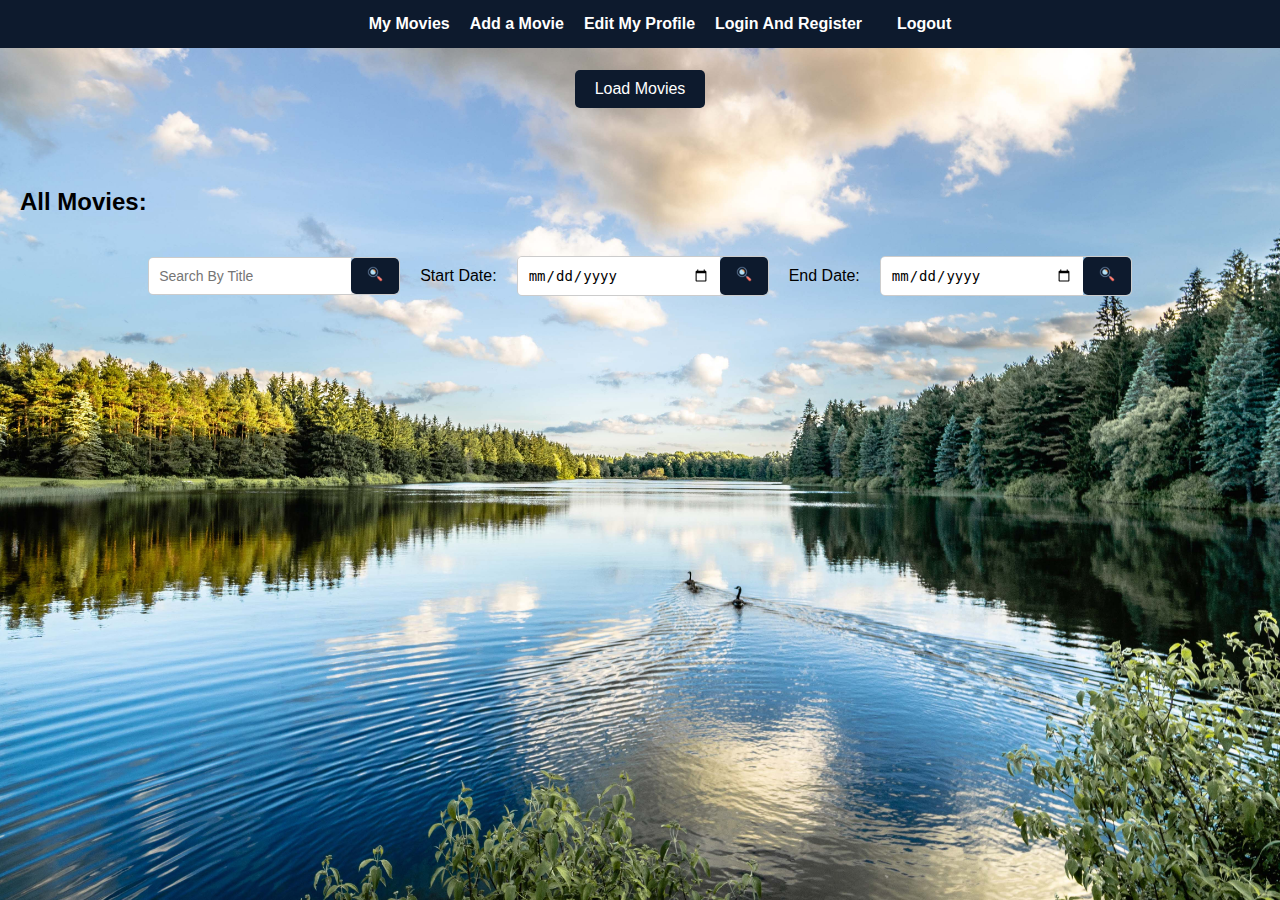
<file: HW4ClientSide/index.html>
﻿<!DOCTYPE html>
<html>
<head>
    <meta charset="utf-8" />
    <title>index</title>
    <link href="HomeCSS.css" rel="stylesheet" />

    <script src="https://code.jquery.com/jquery-3.7.1.min.js"
            integrity="sha256-/JqT3SQfawRcv/BIHPThkBvs0OEvtFFmqPF/lYI/Cxo="
            crossorigin="anonymous">
    </script>

    <script src="scripts/ajaxCalls.js"></script>
    <script src="moviesArray/movies-db.js"></script>
    <script src="scripts/auth.js"></script>
    <script src="scripts/FormatNumber.js"></script>
    <script src="scripts/showMessage.js"></script>

    <script>
        let currentMovieObj;
        let movieId = 1;
        const user = getLoggedInUser();
        $(document).ready(function () {
            $(".search-container").hide();

            if (isLoggedIn()) {
                $("#userGreeting").text(`Hi, ${user.name}`);
                $("#logoutBtn").show();
                $("#editProfileBTN").show();
            }
            else {
                $("#logoutBtn").hide();
                $("#editProfileBTN").hide();
            }

            $("#logoutBtn").click(function (e) {
                e.preventDefault();
                localStorage.removeItem("loggedInUser");
                showMessage("You have successfully logged out.");
                setTimeout(() => {
                    window.location.href = "LoginAndRegister.html";
                }, 2200);
            });

            $(".buttonDiv button").click(function () {
                $(this).prop("disabled", true);
                $(this).fadeOut(800, function () {
                    $(".buttonDiv").remove();
                });
                loadMovies();
            });

            $("#rentForm").on("submit", function (e) {
                e.preventDefault();

                const startRent = new Date($("#rentStart").val());
                const endRent = new Date($("#rentEnd").val());
                const todayRent = new Date();

                // Strip time from todayRent (set to 00:00:00)
                todayRent.setHours(0, 0, 0, 0);

                if (startRent < todayRent || endRent < todayRent) {
                    showMessage("Rent dates cannot be in the past.");
                    return;
                }

                if (startRent > endRent) {
                    showMessage("End rent's date has to be after start rent's date!");
                    return;
                }

                if (startRent.getTime() === endRent.getTime()) {
                    showMessage("Start rent's date and end rent's date have"
                    + " to be different from each other!");
                    return;
                }

                const port = 7218;
                const postUrl = `https://proj.ruppin.ac.il/cgroup18/test2/tar1/api/RentMovie`;

                const movieObj = {
                    UserId: user.id,
                    MovieId: currentMovieObj.id,
                    RentStart: startRent,
                    RentEnd: endRent
                };
                ajaxCall("POST", postUrl, JSON.stringify(movieObj), insertSCB, insertECB);
            });

            $("#rentStart, #rentEnd").on("change", calculateTotalRent);
            function calculateTotalRent() {
                const start = new Date($("#rentStart").val());
                const end = new Date($("#rentEnd").val());

                if (isNaN(start) || isNaN(end)) {
                    $("#totalRentPrice").text(""); // clear if dates are invalid
                    return;
                }

                // Calculate the difference in days
                const msInDay = 1000 * 60 * 60 * 24;
                const dayDiff = Math.ceil((end - start) / msInDay);

                // Only calculate if valid range
                if (dayDiff > 0) {
                    const pricePerDay = currentMovieObj.priceToRent;
                    const total = dayDiff * pricePerDay;
                    $("#totalRentPrice").text(`Total: $${total} for ${dayDiff} day(s)`);
                } else {
                    $("#totalRentPrice").text(""); // Invalid or 0-day range
                }
            }
        });

        function loadMovies() {
            $(".search-container").show();
            const port = 7218;
            const getUrl = `https://proj.ruppin.ac.il/cgroup18/test2/tar1/api/Movie`;
            ajaxCall("GET", getUrl, "", getSCB, getECB);
        }

        function AddToCart(movieObj) {
            if (!isLoggedIn()) {
                showMessage("You are not logged in. Referring to login page...");
                setTimeout(() => {
                    window.location.href = "LoginAndRegister.html";
                }, 2200);
                return;
            }
            $("#insertBtn").prop('disabled', false);
            currentMovieObj = movieObj; // Save it for later
            console.log(currentMovieObj);
            $("#rentDialog")[0].showModal();
        }

        function getSCB(res)
        {
            console.log(res);
            for (const movie of res) {
                // Create the movie card container
                const $movieCard = $("<div>").addClass("movie-card");
                $movieCard.attr("id", `${movie["id"]}`);
                $movieCard.attr("Title", movie.primaryTitle);
                
                // Movie image
                const $img = $("<img>").attr({
                    src: movie.primaryImage,
                    alt: movie.primaryTitle
                });

                // Add to Cart Button
                const $cartButton = $("<button>")
                    .addClass("add-to-cart")
                    .text("Rent the movie")
                    .on("click", () => AddToCart(movie));

                // Rating badge
                const $ratingDiv = $("<div>")
                    .addClass("rating-badge")
                    .text(`⭐ ${movie.averageRating}/10`);

                // Movie title
                const $title = $("<h3>")
                    .addClass("movie-title")
                    .text(movie.primaryTitle);

                // Metadata
                const $movieRated = $("<span>")
                    .addClass("movie-language")
                    .text(movie.language);

                const $meta = $("<div>")
                    .addClass("movie-meta")
                    .html(`${movie.year} | ${movie.runtimeMinutes} min | `)
                    .append($movieRated);

                // Description
                const $description = $("<p>")
                    .addClass("movie-description")
                    .text(movie.description);

                // Genres
                const $genresDiv = $("<div>").addClass("genres");
                const genresArray = movie.genres ? movie.genres.split(',').map(g => g.trim()) : [];

                genresArray.forEach(genre => {
                    $("<span>")
                        .addClass("genre-badge")
                        .text(genre)
                        .appendTo($genresDiv);
                });

                // Separator
                const $separator = $("<div>").addClass("separator");

                // Movie Stats
                const $movieStatsDiv = $("<div>").addClass("movie-stats");

                const createStatDiv = (label, value) => {
                    return $("<div>").append(
                        $("<span>")
                            .text(label)
                            .css({ color: "gray", display: "block" }),
                        $("<span>").text(formatNumber(value))
                    );
                };

                $movieStatsDiv.append(
                    createStatDiv("Budget", movie.budget),
                    createStatDiv("Box Office", movie.grossWorldwide),
                    createStatDiv("Votes", movie.numVotes)
                );

                // Movie Info Container
                const $movieInfo = $("<div>").addClass("movie-info").append(
                    $title,
                    $meta,
                    $description,
                    $genresDiv,
                    $separator,
                    $movieStatsDiv
                );

                // Final assembly
                $movieCard.append($img, $cartButton, $ratingDiv, $movieInfo);
                $("#moviesDiv").append($movieCard);
            }
        }

        function getECB(err)
        {
            console.log(err);
        }

        function insertSCB(res) {
            $("#insertBtn").prop('disabled', true); // Rejecting access to the button after he is clicked
            const $message = $('#cartMessage');
            $message.addClass('show');

            if (res.success === true) {
                $message.css('background-color', 'green')
                    .text(`${res.message}`);
            } else {
                $message.css('background-color', 'green')
                    .text("A problem occured. Please try again");
            }

            $message.fadeIn().delay(2000).fadeOut(function () {
                $message.removeClass('show').hide();
                $("#rentDialog")[0].close();
            });
        }

        function insertECB(err) {
            $("#insertBtn").prop('disabled', true); // Rejecting access to the button after he is clicked
            console.log(err);
            const $message = $('#cartMessage');
            $message.addClass('show');

            // Extract message from server response if available
            const responseJSON = err.responseJSON;
            const message = responseJSON?.message || 'Something went wrong. Please try again.';
            console.log(message);

            $message.css('background-color', 'red').text(message);

            $message.fadeIn().delay(2000).fadeOut(function () {
                $message.removeClass('show').hide();
                $("#rentDialog")[0].close();
            });
        }

        function ReadMovieByReleaseDate() {
            const startDate = $('#searchStartDate').val();
            const endDate = $('#searchEndDate').val();
            $('#searchStartDate').val('');
            $('#searchEndDate').val('');

            if (!startDate || !endDate) {
                showMessage("Please select both start and end dates.");
                return;
            }

            const port = 7218
            const GetByReleaseDateUrl = `https://proj.ruppin.ac.il/cgroup18/test2/tar1/api/Movie/GetByReleaseDate/from/${startDate}/until/${endDate}`;
            ajaxCall("GET", GetByReleaseDateUrl, "", movieByDateSCB, movieByDateECB);
        }

        function movieByDateSCB(res) {
            // Create a list of valid movie IDs from the response
            const validMovieIds = res.map(movie => `${movie.id}`);

            // Show only the matching movie cards
            $("#moviesDiv .movie-card").each(function () {
                const $movieCard = $(this);
                const cardId = $movieCard.attr("id");

                // Show if ID is in the response set, otherwise hide
                $movieCard.toggle(validMovieIds.includes(cardId));
            });
        }
        
        function movieByDateECB(err)
        {
            console.log(err);
            showMessage("There was a problem! Please try again!");
        }

        function ReadMovieByTitle()
        {
            const searchString = $('#searchTitle').val();
            $('#searchTitle').val('');
            if(!searchString)
            {
                showMessage("You have to type something!");     
                return;
            }

            const port = 7218
            const GetByReleaseDateUrl =
            `https://proj.ruppin.ac.il/cgroup18/test2/tar1/api/Movie/GetByTitle?title=${searchString}`;
            ajaxCall("GET", GetByReleaseDateUrl, "", movieByTitleSCB, movieByTitleECB);
        }

        function movieByTitleSCB(res)
        {
            const validTitles = res.map(movie => movie.primaryTitle);
            $("#moviesDiv .movie-card").each(function () {
                const $movieCard = $(this);
                const tempTitle = $movieCard.attr("Title");

                // Show if ID is in the response set, otherwise hide
                $movieCard.toggle(validTitles.includes(tempTitle));
            });
        }

        function movieByTitleECB(err)
        {
            console.log(err);
        }
    </script>
</head>



<body>
    <header>
        <nav>
            <a href="MyMovies.html">My Movies</a>
            <a href="MovieData.html">Add a Movie</a>
            <a href="EditProfile.html" id="editProfileBTN">Edit My Profile</a>
            <a href="LoginAndRegister.html">Login And Register</a>
            <div class="nav-user-controls">
                <span id="userGreeting" class="greeting"></span>
                <a href="#" id="logoutBtn" class="logout-link">Logout</a>
            </div>
        </nav>
    </header>

    <div class="buttonDiv">
        <button>Load Movies</button>
    </div>

    <h2>
        <span>All Movies:</span>
    </h2>

    <div class="search-container">
        <div class="search-bar">
            <input type="text" id="searchTitle" placeholder="Search By Title">
            <button onclick="ReadMovieByTitle()">
                <img src="images/searchIcon.png" />
            </button>
        </div>
        <label>Start Date: </label>
        <div class="search-bar">
            <input type="date" id="searchStartDate">
            <button onclick="ReadMovieByReleaseDate()">
                <img src="images/searchIcon.png" />
            </button>
        </div>
        <label>End Date: </label>
        <div class="search-bar">
            <input type="date" id="searchEndDate">
            <button onclick="ReadMovieByReleaseDate()">
                <img src="images/searchIcon.png" />
            </button>
        </div>
    </div>

    <div id="moviesDiv">
        <!-- Rendered movies go here -->
    </div>

    <div id="cartMessage" class="cart-message">
        <!-- Proper message will be displayed if movie was added to cart or not -->
    </div>

    <dialog id="messageDialog">
        <p id="messageText"></p>
    </dialog>

    <dialog id="rentDialog">
        <form id="rentForm">
            <button type="button" class="close-dialog"
            onclick="$(`#rentDialog`)[0].close()"><span>×</span></button>
            <h3>Select Rent Dates</h3>
            <label for="rentStart">Rent Start:</label><br>
            <input type="date" id="rentStart" name="rentStart" required>
            <label for="rentEnd">Rent End:</label><br>       
            <input type="date" id="rentEnd" name="rentEnd" required>
            <p id="totalRentPrice"></p>
            <button id="insertBtn" type="submit">Rent the movie</button>
        </form>
    </dialog>

</body>
</html>
</file>
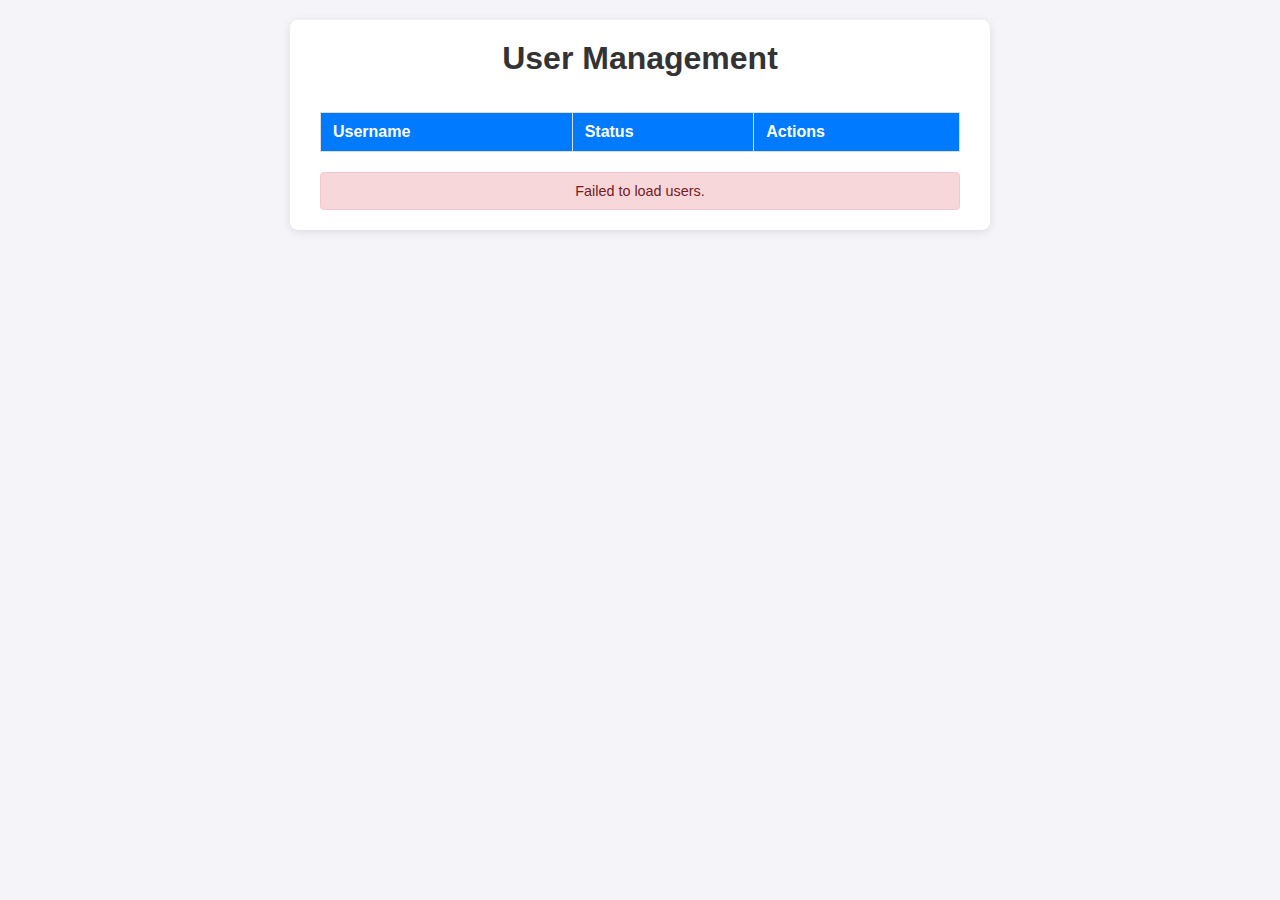
<file: HW4ClientSide/AdminPage.html>
<!DOCTYPE html>
<html lang="en">
<head>
    <meta charset="UTF-8">
    <title>Admin User Management</title>
    <link rel="stylesheet" href="AdminPageCSS.css">
    <script src="https://code.jquery.com/jquery-3.7.1.min.js"></script>
    <script src="scripts/ajaxCalls.js"></script>
    <script src="scripts/auth.js"></script>
    <script src="scripts/showMessage.js"></script>
</head>
<body>
    <div class="container">
        <h1>User Management</h1>
        <div class="table-container">
            <table id="userTable">
                <thead>
                    <tr>
                        <th>Username</th>
                        <th>Status</th>
                        <th>Actions</th>
                    </tr>
                </thead>
                <tbody id="userTableBody">
                    <!-- Users will be loaded dynamically -->
                </tbody>
            </table>
        </div>
        <div id="messageArea" class="message-area"></div>
    </div>

    <script>
        const port = 7218;

        document.addEventListener('DOMContentLoaded', () => {
            const userTableBody = document.getElementById('userTableBody');
            const messageArea = document.getElementById('messageArea');
            const user = getLoggedInUser();
            
            loadUsers();

            function loadUsers() {
                ajaxCall("GET", `https://proj.ruppin.ac.il/cgroup18/test2/tar1/api/User`,
                "", renderUsers, error => {
                    showMessage("Failed to load users.", 'error');
                    console.error(error);
                });
            }

            function renderUsers(users) {
                userTableBody.innerHTML = '';

                users.forEach(user => {
                    const row = userTableBody.insertRow();
                    row.setAttribute('data-user-id', user.id);

                    const usernameCell = row.insertCell();
                    usernameCell.textContent = user.name;
                    usernameCell.classList.add('username-cell');

                    const statusCell = row.insertCell();
                    const isActive = user.active;
                    statusCell.textContent = isActive ? 'Active' : 'Inactive';
                    statusCell.classList.add(isActive ? 'status-active' : 'status-inactive');

                    const actionsCell = row.insertCell();
                    actionsCell.classList.add('actions-cell');

                    const activateBtn = document.createElement('button');
                    activateBtn.textContent = 'Activate';
                    activateBtn.classList.add('activate-btn');
                    activateBtn.disabled = isActive;
                    activateBtn.addEventListener('click', () => toggleUserStatus(user, true));

                    const deactivateBtn = document.createElement('button');
                    deactivateBtn.textContent = 'Deactivate';
                    deactivateBtn.classList.add('deactivate-btn');
                    deactivateBtn.disabled = !isActive;
                    deactivateBtn.addEventListener('click', () => toggleUserStatus(user, false));

                    actionsCell.appendChild(activateBtn);
                    actionsCell.appendChild(deactivateBtn);
                });
            }

            function toggleUserStatus(user, newStatus) {
                if (user.active === newStatus) return;

                const updatedUser = {
                    ...user,
                    active: newStatus
                };

                const url = `https://proj.ruppin.ac.il/cgroup18/test2/tar1/api/User/${user.id}`

                ajaxCall("PUT", url, JSON.stringify(updatedUser),
                    () => {
                        loadUsers(); // Refresh the user list
                        showMessage(`${user.name} has been ${newStatus ? 'activated' : 'deactivated'}.`, 'success');
                    },
                    err => {
                        showMessage("Failed to update user.", 'error');
                        console.error(err);
                    }
                );
            }

            function showMessage(msg, type) {
                messageArea.textContent = msg;
                messageArea.className = `message-area message-${type}`;
                setTimeout(() => {
                    messageArea.textContent = '';
                    messageArea.className = 'message-area';
                }, 3000);
            }
        });
    </script>
</body>
</html>
</file>
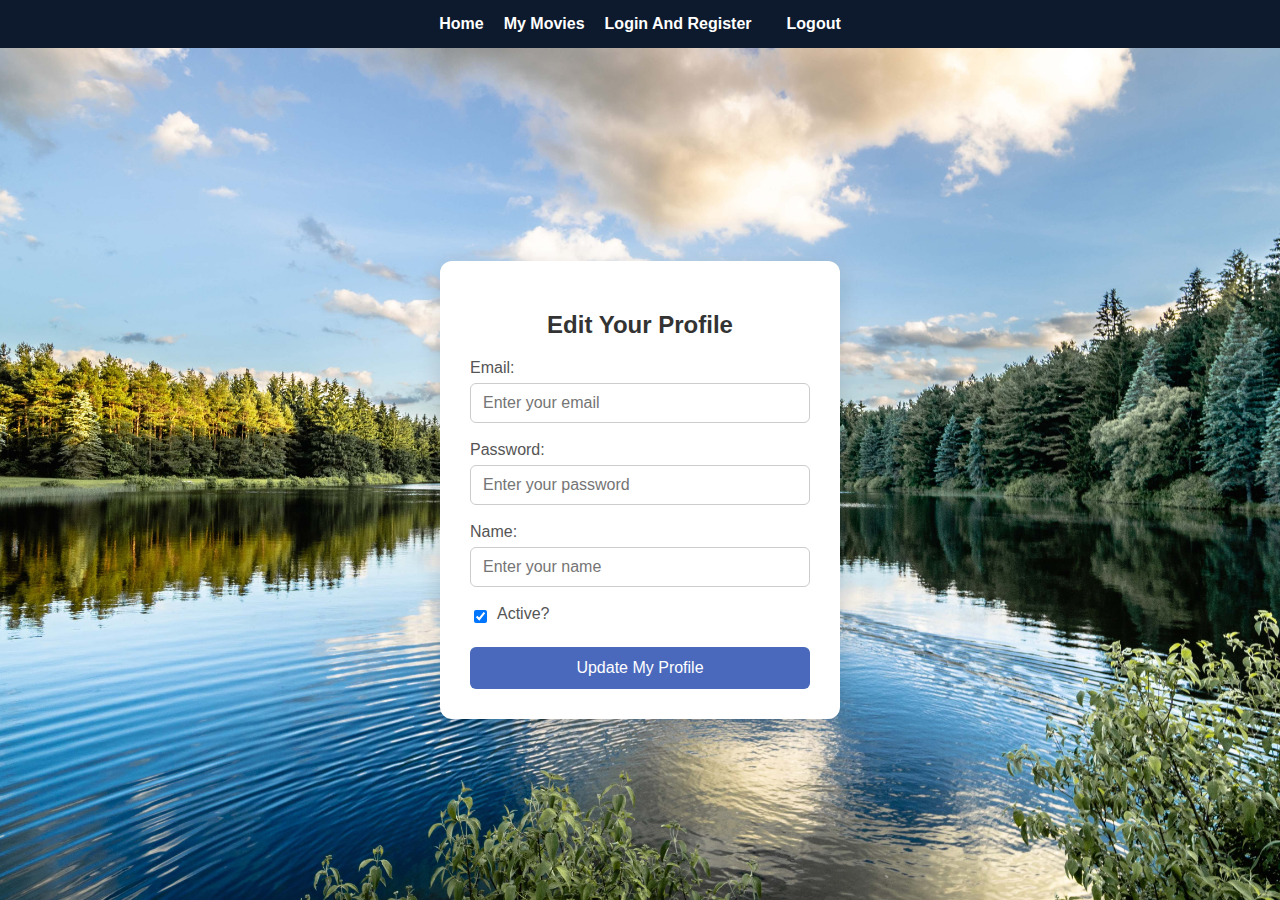
<file: HW4ClientSide/EditProfile.html>
<!DOCTYPE html>
<html>
<head>

    <meta charset="utf-8" />
    <title>Edit Profile</title>
    <link href="LoginAndRegisterCSS.css" rel="stylesheet" />

    <script src="https://code.jquery.com/jquery-3.7.1.min.js"
            integrity="sha256-/JqT3SQfawRcv/BIHPThkBvs0OEvtFFmqPF/lYI/Cxo="
            crossorigin="anonymous">
    </script>

    <script src="scripts/ajaxCalls.js"></script>
    <script src="scripts/auth.js"></script>
    <script src="scripts/showMessage.js"></script>
    <script src="moviesArray/movies-db.js"></script>

    <script>
        $(document).ready(function () {
            
            const user = getLoggedInUser();
            $("#userGreeting").text(`Hi, ${user.name}`);
            if (isLoggedIn()) {
                $("#userGreeting").text(`Hi, ${user.name}`);
                $("#editProfileBTN").show()
                $("#logoutBtn").show();             
                
            }
            else {
                $("#logoutBtn").hide();
                $("#editProfileBTN").hide()
            }

            $("#editProfileForm input[name='password']").on("input", function () {
                    const pattern = /(?=.*[A-Z])(?=.*\d).{8,}/;
                    if (!pattern.test(this.value)) {
                        this.setCustomValidity("Password must be 8+ characters with at least one number and one uppercase letter.");
                    }
                    else {
                        this.setCustomValidity("");
                    }
            });

            $("#editProfileForm input[name='email']").on("input", function () {
                const email = this.value.trim();
                const pattern = /^.{1,}@[\w.-]+\.[A-Za-z]{2,}$/;

                if (!pattern.test(email)) {
                    this.setCustomValidity("Email must start with at least 1 character, followed by '@', a domain, a dot ('.'), and at least 2 letters (e.g. .com, .net).");
                }
                else {
                    this.setCustomValidity("");
                }
            });

            $("#editProfileForm input[name='name']").on("input", function () {
                const pattern = /^[A-Za-z]{2,}$/;
                if (!pattern.test(this.value)) {
                    this.setCustomValidity("Name must be at least 2 letters and contain only letters.");
                }
                else {
                    this.setCustomValidity("");
                }
            });

            $("#editProfileForm").on("submit", function (e) {
                e.preventDefault();

                const email = $("#regEmail").val().trim();
                const password = $("#regPassword").val().trim();
                const name = $("#regName").val().trim();
                const active = $("#regActive").is(":checked");

                const port = 7218;
                const url = `https://proj.ruppin.ac.il/cgroup18/test2/tar1/api/User/${user.id}`;
                const userObj = {
                    Active: active,
                    Email: email,
                    Id: user.id,
                    Name: name,
                    Password: password                    
                }
                ajaxCall("PUT", url, JSON.stringify(userObj), UpdateSCB, UpdateECB);
            })

            function UpdateSCB(res)
            {
                console.log(res);
                showMessage("Updated the profile successfully");
            }

            function UpdateECB(err)
            {
                console.log(err);
                showMessage("Failed to update the profile");
            }
        });
    </script>

</head>
<body>

    <header>
        <nav>
            <a href="index.html">Home</a>
            <a href="MyMovies.html">My Movies</a>
            <a href="LoginAndRegister.html">Login And Register</a>
            <div class="nav-user-controls">
                <span id="userGreeting" class="greeting"></span>
                <a href="#" id="logoutBtn" class="logout-link">Logout</a>
            </div>
        </nav>
    </header>

    <div class="container">
        <h2>Edit Your Profile</h2>
        <form id="editProfileForm">
            <div class="form-group">
                <label for="regEmail">Email:</label>
                <input type="email" id="regEmail" name="email" placeholder="Enter your email" required />

            </div>
            <div class="form-group">
                <label for="regPassword">Password:</label>
                <input type="password" id="regPassword" name="password" placeholder="Enter your password" required />
            </div>
            <div class="form-group">
                <label for="regName">Name:</label>
                <input type="text" id="regName" name="name" placeholder="Enter your name" required />
            </div>
            <div class="checkbox-group">
                <input type="checkbox" id="regActive" name="active" checked />
                <label for="regActive">Active?</label>
            </div>
            <button type="submit" class="login-button">Update My Profile</button>
        </form>
    </div>

    <dialog id="messageDialog">
        <p id="messageText"></p>
    </dialog>

</body>
</html>
</file>
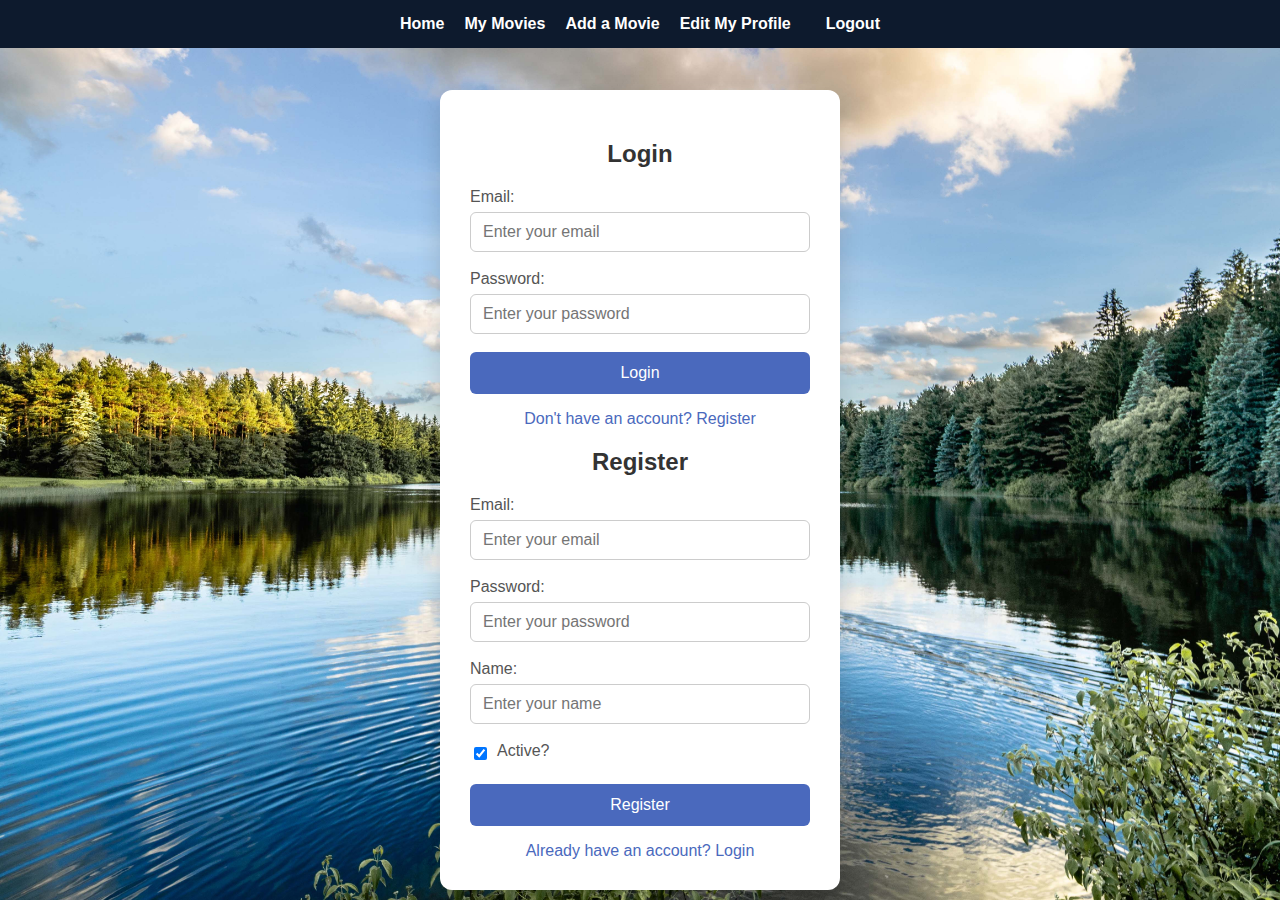
<file: HW4ClientSide/LoginAndRegister.html>
﻿<!DOCTYPE html>
<html>
<head>

    <meta charset="utf-8" />
    <title>Login And Register</title>
    <link href="LoginAndRegisterCSS.css" rel="stylesheet" />

    <script src="https://code.jquery.com/jquery-3.7.1.min.js"
            integrity="sha256-/JqT3SQfawRcv/BIHPThkBvs0OEvtFFmqPF/lYI/Cxo="
            crossorigin="anonymous">
    </script>

    <script src="scripts/ajaxCalls.js"></script>
    <script src="scripts/showMessage.js"></script>
    <script type="text/javascript" src="./scripts/auth.js"></script>
    <script>

        $(document).ready(function () {

            const user = getLoggedInUser();
            if (isLoggedIn()) {
                $("#userGreeting").text(`Hi, ${user.name}`);
                $("#logoutBtn").show();
                $("editProfileBTN").show();
                $("#userGreeting").show();

                $("#loginForm :input, #registerForm :input").prop("disabled", true);

                $("#logoutBtn").click(function (e) {
                    e.preventDefault();
                    localStorage.removeItem("loggedInUser");
                    showMessage("You have successfully logged out.");
                    setTimeout(() => {
                        window.location.href = "LoginAndRegister.html";
                    }, 2200);
                });
            }
            else {
                $("#logoutBtn").hide();
                $("#userGreeting").hide();
                $("#editProfileBTN").hide();
                $("#loginForm :input, #registerForm :input").prop("disabled", false);
            }

            // Showing login form by default
            $("#registerForm").hide();

            $("#showRegister").click(function () {
                $("#loginForm").hide();
                $("#registerForm").show();
            });

            $("#showLogin").click(function () {
                $("#registerForm").hide();
                $("#loginForm").show();
            });

            $("#registerForm input[name='email']").on("input", function () {
                const pattern = /^.{1,}@[\w.-]+\.[A-Za-z]{2,}$/;
                if (!pattern.test(this.value.trim())) {
                    this.setCustomValidity("Email must start with at least 1 character, followed by '@', a domain, a dot ('.'), and at least 2 letters (e.g. .com, .net).");
                }
                else {
                    this.setCustomValidity("");
                }
            });

            $("#registerForm input[name='password']").on("input", function () {
                const pattern = /(?=.*[A-Z])(?=.*\d).{8,}/;
                if (!pattern.test(this.value)) {
                    this.setCustomValidity("Password must be 8+ characters with at least one number and one uppercase letter.");
                }
                else {
                    this.setCustomValidity("");
                }
            });

            $("#registerForm input[name='name']").on("input", function () {
                const pattern = /^[A-Za-z]{2,}$/;
                if (!pattern.test(this.value)) {
                    this.setCustomValidity("Name must be at least 2 letters and contain only letters.");
                }
                else {
                    this.setCustomValidity("");
                }
            });

            $("#registerForm").on("submit", function (e) {
                e.preventDefault();

                const email = $("#regEmail").val().trim();
                const password = $("#regPassword").val().trim();
                const name = $("#regName").val().trim();
                const active = $("#regActive").is(":checked");

                const newUser = {
                    id: 0,
                    email: email,
                    password: password,
                    name: name,
                    active: active
                };

                const port = 7218;
                const url = `https://proj.ruppin.ac.il/cgroup18/test2/tar1/api/User/Register`;

                ajaxCall("POST", url, JSON.stringify(newUser), RegisterSCB, RegisterECB);
            });

            $("#loginForm input[name='email']").on("input", function () {
                const email = this.value.trim();
                const pattern = /^.{1,}@[\w.-]+\.[A-Za-z]{2,}$/;

                if (!pattern.test(email)) {
                    this.setCustomValidity("Email must start with at least 1 character, followed by '@', a domain, a dot ('.'), and at least 2 letters (e.g. .com, .net).");
                }
                else {
                    this.setCustomValidity("");
                }
            });

            $("#loginForm input[name='password']").on("input", function () {
                const pattern = /(?=.*[A-Z])(?=.*\d).{8,}/;
                if (!pattern.test(this.value)) {
                    this.setCustomValidity("Password must be 8+ characters with at least one number and one uppercase letter.");
                }
                else {
                    this.setCustomValidity("");
                }
            });

            $("#loginForm").on("submit", function (e) {
                e.preventDefault();

                const email = $("#email").val().trim();
                const password = $("#password").val().trim();

                const loginUser = {
                    email: email,
                    password: password,
                    id: 0, // Default
                    active: true, // Default
                    name: '' // Default
                };

                const port = 7218;
                const url = `https://proj.ruppin.ac.il/cgroup18/test2/tar1/api/User/Login`;

                ajaxCall("POST", url, JSON.stringify(loginUser), LoginSCB, LoginECB);
            });
        });

        function RegisterSCB(res) {
            console.log(res);

            if (!res) {
                showMessage("Registration failed! There is already a user existing with the email.");
                $("#registerForm")[0].reset();
                return;
            }

            showMessage(res["message"]);
            $("#registerForm")[0].reset();

            setTimeout(() => {
                window.location.href = "LoginAndRegister.html";
            }, 2200);
        }

        function RegisterECB(err) {
            console.log(err);
            showMessage("An error occured! Please try again!");
            $("#registerForm")[0].reset();
        }

        function LoginSCB(res) {
            console.log(res);
            if(!res.active) {
                showMessage("The user is not active! Cannot log in!");
                return;
            }
            localStorage.setItem("loggedInUser", JSON.stringify(res));
            showMessage(`Welcome back, ${res.name}! Redirecting to main page...`);

            setTimeout(() => {
                window.location.href = "index.html";
            }, 2200);
        }

        function LoginECB(err) {
            console.log(err);
            const errorMessage = err.responseText || "Unknown Error";
            showMessage(errorMessage);
        }

    </script>

</head>
<body>
    <header>
        <nav>
            <a href="index.html">Home</a>
            <a href="MyMovies.html">My Movies</a>
            <a href="MovieData.html">Add a Movie</a>
            <a href="EditProfile.html" id="editProfileBTN">Edit My Profile</a>
            <div class="nav-user-controls">
                <span id="userGreeting" class="greeting"></span>
                <a href="#" id="logoutBtn" class="logout-link">Logout</a>
            </div>
        </nav>
    </header>

    <div class="container">
        <!-- Login Form -->
        <form id="loginForm">
            <h2>Login</h2>
            <div class="form-group">
                <label for="email">Email:</label>
                <input type="email" id="email" name="email" placeholder="Enter your email" required />
            </div>
            <div class="form-group">
                <label for="password">Password:</label>
                <input type="password" id="password" name="password" placeholder="Enter your password" required />
            </div>
            <button type="submit" class="login-button">Login</button>
            <div class="toggle-link" id="showRegister">Don't have an account? Register</div>
        </form>

        <!-- Register Form -->
        <form id="registerForm">
            <h2>Register</h2>
            <div class="form-group">
                <label for="regEmail">Email:</label>
                <input type="email" id="regEmail" name="email" placeholder="Enter your email" required />
            </div>
            <div class="form-group">
                <label for="regPassword">Password:</label>
                <input type="password" id="regPassword" name="password" placeholder="Enter your password" required />
            </div>
            <div class="form-group">
                <label for="regName">Name:</label>
                <input type="text" id="regName" name="name" placeholder="Enter your name" required />
            </div>
            <div class="checkbox-group">
                <input type="checkbox" id="regActive" name="active" checked />
                <label for="regActive">Active?</label>
            </div>
            <button type="submit" class="login-button">Register</button>
            <div class="toggle-link" id="showLogin">Already have an account? Login</div>
        </form>
    </div>

    <!-- Used to display custom messages -->
    <dialog id="messageDialog">
        <p id="messageText"></p>
    </dialog>

</body>
</html>
</file>
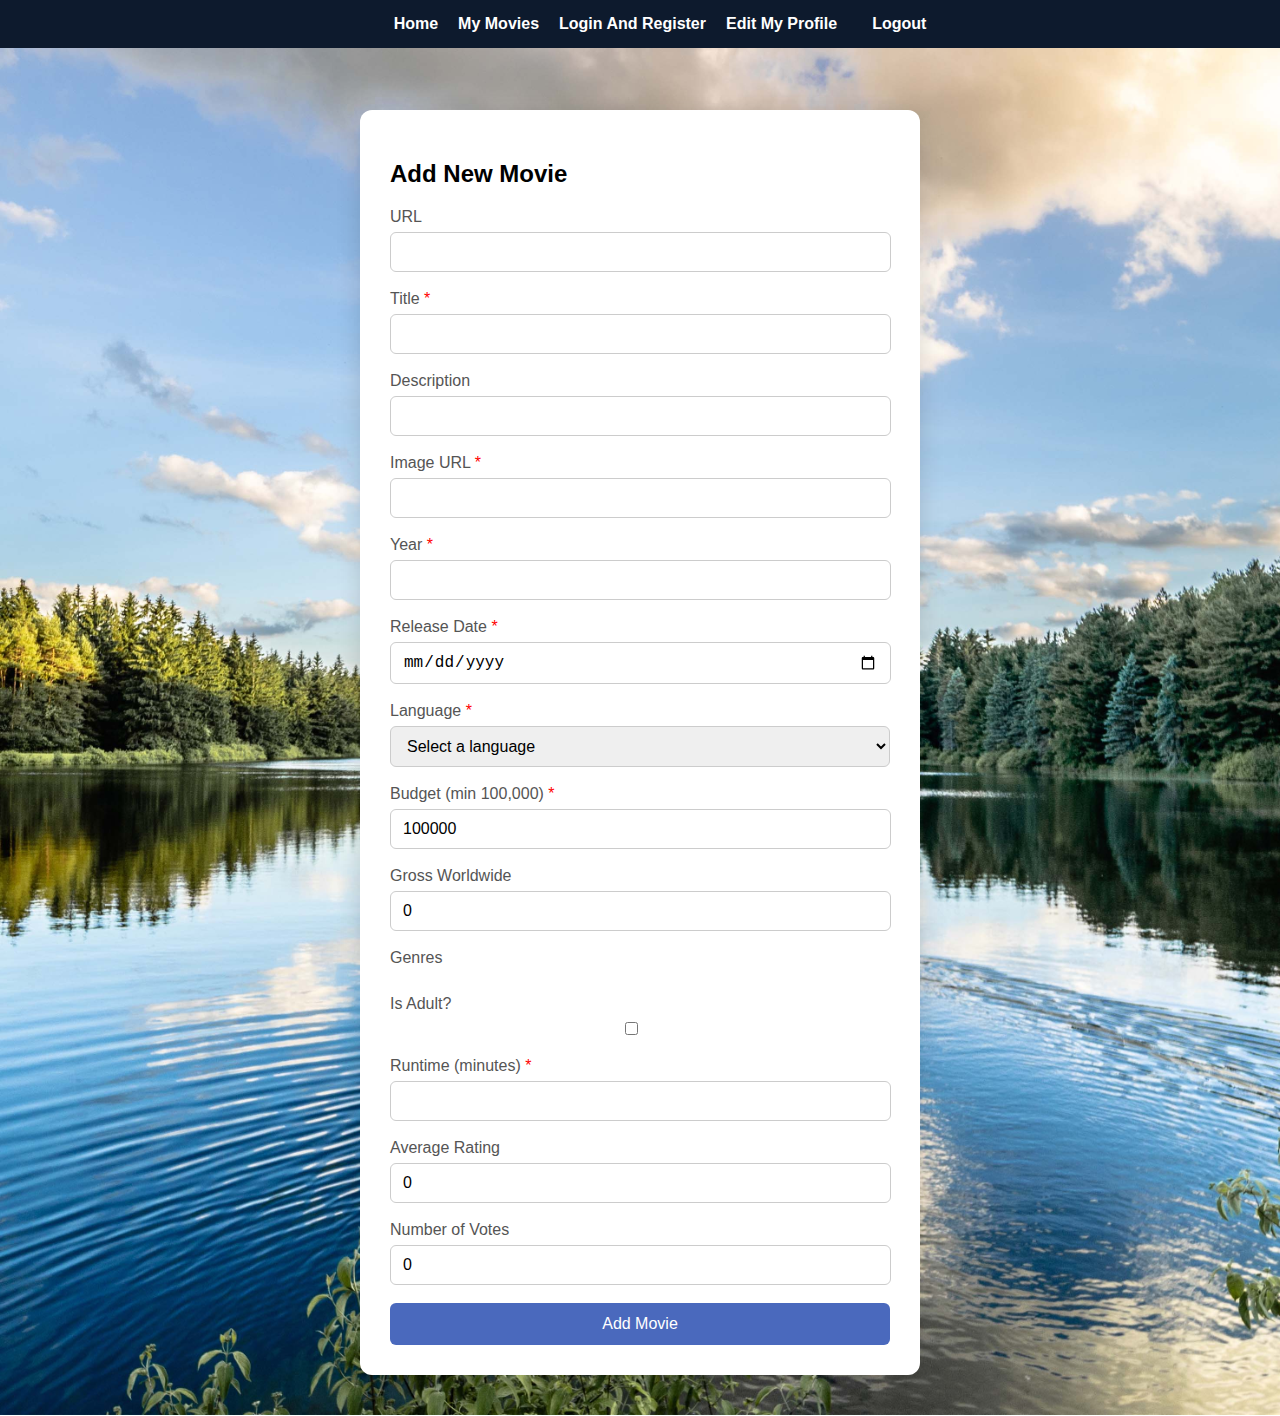
<file: HW4ClientSide/MovieData.html>
﻿<!DOCTYPE html>
<html>
<head>

    <meta charset="utf-8" />
    <title>Add a Movie</title>
    <link href="MovieDataCSS.css" rel="stylesheet" />

    <script src="https://code.jquery.com/jquery-3.7.1.min.js"
            integrity="sha256-/JqT3SQfawRcv/BIHPThkBvs0OEvtFFmqPF/lYI/Cxo="
            crossorigin="anonymous">
    </script>

    <script src="scripts/ajaxCalls.js"></script>
    <script src="scripts/auth.js"></script>
    <script src="scripts/showMessage.js"></script>
    <script src="moviesArray/movies-db.js"></script>

    <script>

        $(document).ready(function ()
        {
            showLoginDialogIfNeeded();

            const user = getLoggedInUser();
            if (isLoggedIn()) {
                $("#userGreeting").text(`Hi, ${user.name}`);
                $("#editProfileBTN").show()
                $("#logoutBtn").show();
                
            }
            else {
                $("#logoutBtn").hide();
                $("#editProfileBTN").hide()
            }

            $("#logoutBtn").click(function (e) {
                e.preventDefault();
                localStorage.removeItem("loggedInUser");
                showMessage("You have successfully logged out.");
                setTimeout(() => {
                    window.location.href = "LoginAndRegister.html";
                }, 2000);
            });

            const languages = new Set();
            const genresSet = new Set();

            movies.forEach(movie => {
                languages.add(movie.language);
                movie.genres.forEach(g => genresSet.add(g.trim()));
            });

            languages.forEach(lang => {
                if (lang && lang.toLowerCase() !== "null") {
                    $("#language").append(`<option value="${lang}">${lang}</option>`);
                }
            });

            genresSet.forEach(genre => {
                const genreChip = `<span class="genre-chip" data-genre="${genre}">${genre}</span>`;
                $("#genres-container").append(genreChip);
            });

            $("#genres-container").on("click", ".genre-chip", function () {
                $(this).toggleClass("selected"); 
            });

            const imdbPattern = /^https:\/\/www\.imdb\.com\/title\/[\w\d]+\/$/;
            const imagePattern = /\.(jpeg|jpg|gif|png|webp|bmp|svg)(\?.*)?$/i;

            inputValidation("#url", val => val === "" || imdbPattern.test(val), "Enter a valid IMDb URL (https://www.imdb.com/title/xxxxx/)");
            inputValidation("#primaryImage", val => imagePattern.test(val), "Enter a valid image URL ending in .jpg, .png, etc.");
            inputValidation("#year", val => /^\d{4}$/.test(val), "Year must be a 4-digit number.");

            $("#movieForm").submit(function (e) {
                e.preventDefault();

                const selectedGenres = [];
                $(".genre-chip.selected").each(function () {
                    selectedGenres.push($(this).data("genre"));
                });

                const url = $("#url").val().trim();
                const title = $("#primaryTitle").val().trim();
                const description = $("#description").val().trim();
                const primaryImage = $("#primaryImage").val().trim();
                const year = $("#year").val().trim();
                const releaseDate = $("#releaseDate").val();
                const language = $("#language").val();
                const budget = $("#budget").val().trim();
                const grossWorldwide = $("#grossWorldwide").val().trim();
                const isAdult = $("#isAdult").is(":checked");
                const runtimeMinutes = $("#runtimeMinutes").val().trim();
                const averageRating = $("#averageRating").val().trim();
                const numVotes = $("#numVotes").val().trim();

                const newMovie = {
                    url,
                    primaryTitle: title,
                    description,
                    primaryImage,
                    year: parseInt(year),
                    releaseDate,
                    language,
                    budget: parseFloat(budget),
                    grossWorldwide: parseFloat(grossWorldwide) || 0,
                    genres: selectedGenres.join(", "),
                    isAdult,
                    runtimeMinutes: parseInt(runtimeMinutes),
                    averageRating: parseFloat(averageRating) || 0,
                    numVotes: parseInt(numVotes) || 0
                };

                const port = 7218;
                const MovieApiURL = `https://proj.ruppin.ac.il/cgroup18/test2/tar1/api/Movie`;
                ajaxCall("POST", MovieApiURL, JSON.stringify(newMovie), newMovieSCB, newMovieECB);
            });
        });

        function newMovieSCB(res) {
            console.log(res);
            if (!res) {
                showMessage("There is already a movie with the same title.");
                return;
            }
            showMessage("The new movie was added successfully.");
            $("#movieForm")[0].reset();
        }

        function newMovieECB(err) {
            console.log(err);
            showMessage("Failed to add the new movie.");
            $("#movieForm")[0].reset();
        }

        function inputValidation(selector, testFn, errorMessage) {
            $(selector).on("input blur", function () {
                const value = $(this).val().trim();
                const isValid = testFn(value);
                if (!isValid) {
                    this.setCustomValidity(errorMessage);
                    this.reportValidity();
                }
                else {
                    this.setCustomValidity("");
                }
            });
        }

    </script>

</head>
<body>

    <header>
        <nav>
            <a href="index.html">Home</a>
            <a href="MyMovies.html">My Movies</a>
            <a href="LoginAndRegister.html">Login And Register</a>
            <a href="EditProfile.html" id="editProfileBTN">Edit My Profile</a>
            <div class="nav-user-controls">
                <span id="userGreeting" class="greeting"></span>
                <a href="#" id="logoutBtn" class="logout-link">Logout</a>
            </div>
        </nav>
    </header>

    <div class="container">
        <h2>Add New Movie</h2>
        <form id="movieForm">

            <div class="form-group">
                <label for="url">URL</label>
                <input type="text" id="url" />
            </div>

            <div class="form-group">
                <label for="primaryTitle">Title <span class="required">*</span></label>
                <input type="text" id="primaryTitle" required />
            </div>

            <div class="form-group">
                <label for="description">Description</label>
                <input type="text" id="description" />
            </div>

            <div class="form-group">
                <label for="primaryImage">Image URL <span class="required">*</span></label>
                <input type="text" id="primaryImage" required />
            </div>

            <div class="form-group">
                <label for="year">Year <span class="required">*</span></label>
                <input type="number" id="year" required />
            </div>

            <div class="form-group">
                <label for="releaseDate">Release Date <span class="required">*</span></label>
                <input type="date" id="releaseDate" required />
            </div>

            <div class="form-group">
                <label for="language">Language <span class="required">*</span></label>
                <select id="language" required>
                    <option value="">Select a language</option>
                </select>
            </div>

            <div class="form-group">
                <label for="budget">Budget (min 100,000) <span class="required">*</span></label>
                <input type="number" id="budget" value="100000" min="100000" required />
            </div>

            <div class="form-group">
                <label for="grossWorldwide">Gross Worldwide</label>
                <input type="number" id="grossWorldwide" value="0" min="0"/>
            </div>

            <div class="form-group">
                <label for="genres-container">Genres</label>
                <div id="genres-container">
                    <!-- Genres will be added here as clickable chips -->
                </div>
            </div>

            <div class="form-group">
                <label for="isAdult">Is Adult?</label>
                <input type="checkbox" id="isAdult" />
            </div>

            <div class="form-group">
                <label for="runtimeMinutes">Runtime (minutes) <span class="required">*</span></label>
                <input type="number" id="runtimeMinutes" min="0" required />
            </div>

            <div class="form-group">
                <label for="averageRating">Average Rating</label>
                <input type="number" step="0.1" id="averageRating" value="0" min="0" max="10" />
            </div>

            <div class="form-group">
                <label for="numVotes">Number of Votes</label>
                <input type="number" id="numVotes" value="0" min="0" />
            </div>

            <button type="submit" class="login-button">Add Movie</button>

        </form>
    </div>

    <dialog id="messageDialog">
        <p id="messageText"></p>
    </dialog>

</body>
</html>
</file>
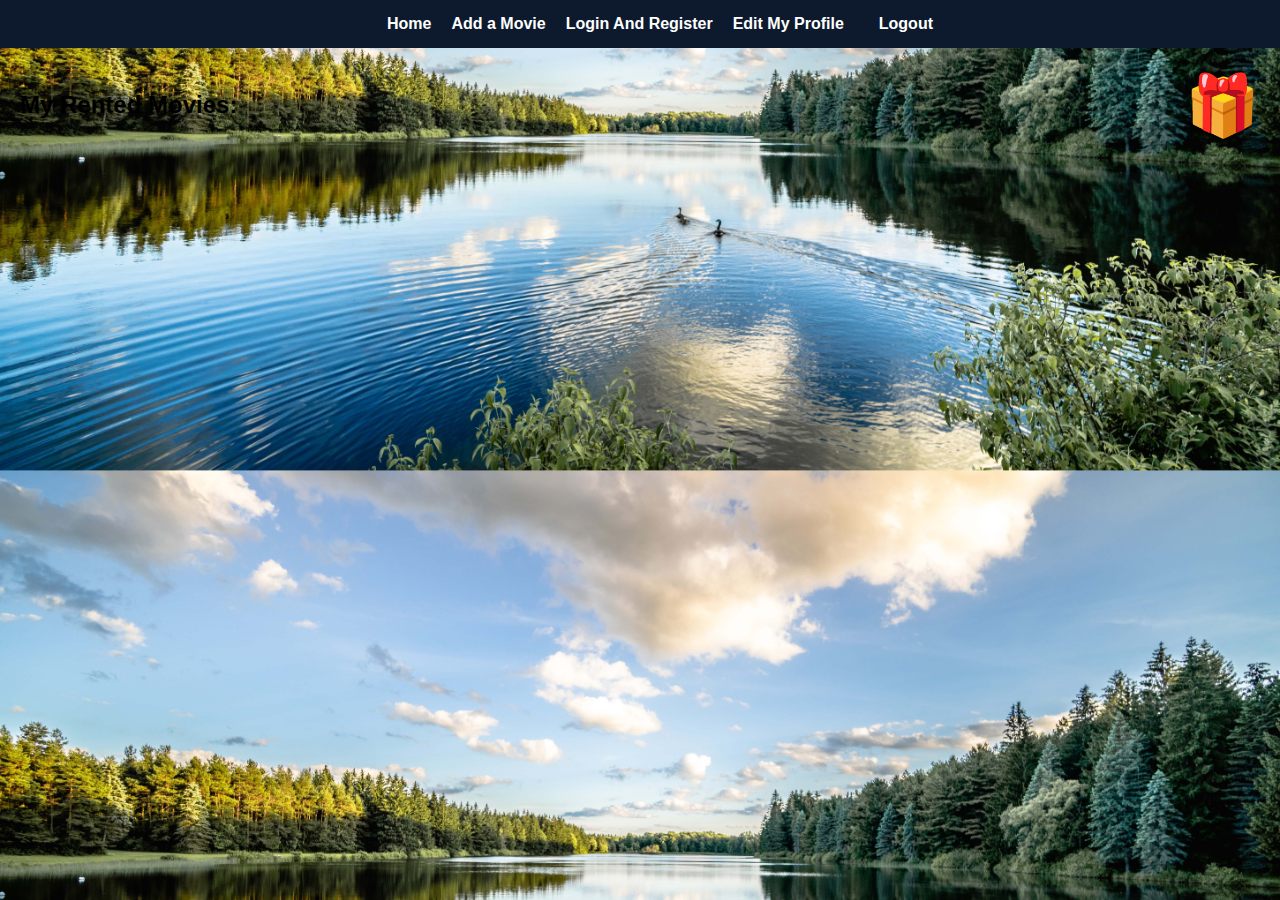
<file: HW4ClientSide/MyMovies.html>
﻿<!DOCTYPE html>
<html>
<head>
    <meta charset="utf-8" />
    <title>My Movies</title>
    <link href="MyMoviesCSS.css" rel="stylesheet" />

    <script src="https://code.jquery.com/jquery-3.7.1.min.js"
            integrity="sha256-/JqT3SQfawRcv/BIHPThkBvs0OEvtFFmqPF/lYI/Cxo="
            crossorigin="anonymous">
    </script>

    <script src="scripts/ajaxCalls.js"></script>
    <script src="scripts/auth.js"></script>
    <script src="scripts/FormatNumber.js"></script>
    <script src="scripts/showMessage.js"></script>

    <script>
        let allMovies = [];
        let rentedMovieObj;
        let currentSearchContext = "initial"; // Global declaration
        const user = getLoggedInUser();

        $(document).ready(function () {

            $("#editProfileBTN").show();
            if (!user) {
                showLoginDialogIfNeeded();
                $("#logoutBtn").hide();
                $("#editProfileBTN").hide();
                return;
            }


            $("#userGreeting").text(`Hi, ${user.name}`);
            $("#logoutBtn").show();

            init();

            $("#logoutBtn").click(function (e) {
                e.preventDefault();
                localStorage.removeItem("loggedInUser");
                showMessage("You have successfully logged out.");
                setTimeout(() => {
                    window.location.href = "LoginAndRegister.html";
                }, 2200);
            });

            $("#myMoviesPresentIcon span:nth-child(2)").click(function () {
                const port = 7218;
                const url = `https://proj.ruppin.ac.il/cgroup18/test2/tar1/api/RentMovie/GetRentedMovies?userId=${user.id}`;
                const urlRentedMovie = `https://proj.ruppin.ac.il/cgroup18/test2/tar1/api/RentMovie/${user.id}`;
                $("#movieDropdown").prop("selectedIndex", 0);
                $("#movieDropdown").children(":not(:first)").remove();
                $("#presentDialogMovies")[0].showModal();
                ajaxCall("GET", url, "", getMoviesSCB, getMoviesECB);
                ajaxCall("GET", urlRentedMovie, "", getMoviesSCB, getMoviesECB);
            });

            $("#rentFormMovies").on("submit", function (e) {
                e.preventDefault();               
                rentedMovieObj = allMovies.find(m => m.movieId == $("#movieDropdown").val());
                const port = 7218;
                const url = `https://proj.ruppin.ac.il/cgroup18/test2/tar1/api/User`;
                $("#presentDialogMovies")[0].close();
                $("#presentDialogUsers")[0].showModal();
                ajaxCall("GET", url, "", getUsersSCB, getUsersECB);
            });

            $("#rentFormUsers").on("submit", function (e) {
                e.preventDefault();
                $("#userSubmitBTN").prop('disabled', true); // Rejecting access to the button after he is clicked
                const port = 7218;
                rentedMovieObj.userId = $("#userDropdown").val();
                const url = `https://proj.ruppin.ac.il/cgroup18/test2/tar1/api/RentMovie`;
                ajaxCall("POST", url, JSON.stringify(rentedMovieObj), postRentedMovieSCB, postRentedMovieECB);
            });
        });

        function postRentedMovieSCB(res)
        {
            const $message = $('#cartMessage');
            $message.addClass('show');

            if (res.success === true) {
                $message.css('background-color', 'green')
                    .text(`${res.message}`);
            } else {
                $message.css('background-color', 'green')
                    .text("A problem occured. Please try again");
            }

            $message.fadeIn().delay(2000).fadeOut(function () {
                $message.removeClass('show').hide();
                $("#presentDialogUsers")[0].close();
                $("#userSubmitBTN").prop('disabled', false); 
            });
        }

        function postRentedMovieECB(err)
        {
            const $message = $('#cartMessage');
            $message.addClass('show');

            // Extract message from server response if available
            const responseJSON = err.responseJSON;
            const message = responseJSON?.message || 'Something went wrong. Please try again.';
            $message.css('background-color', 'red').text(message);

            $message.fadeIn().delay(2000).fadeOut(function () {
                $message.removeClass('show').hide();
                $("#presentDialogUsers")[0].close();
                $("#userSubmitBTN").prop('disabled', false); 
            });
        }

        function getUsersSCB(res)
        {
            $("#userDropdown").children(":not(:first)").remove();
            $("#userDropdown").prop("selectedIndex", 0);
            for (const userObj of res) {
                if(userObj.name === user.name) continue;
                const $option = $("<option>", {
                    value: userObj.id,
                    text: userObj.name
                });
                $("#userDropdown").append($option);
            }
        }

        function getUsersECB(err)
        {
            console.log(err);
        }

        function getMoviesSCB(res) {
            for (const movie of res) { 
                if (!movie.rentStart) {
                    const $option = $("<option>", {
                        value: movie.id,
                        text: movie.primaryTitle
                    });
                    $("#movieDropdown").append($option);
                } else {
                   allMovies.push(movie);
                }
            }
        }
            

        function getMoviesECB(err)
        {
            console.log(err);
        }

        function init() {
            port = 7218;
            ReadAllMovies();
        }

        function ReadAllMovies() {
            currentSearchContext = "initial";
            const port = 7218;
            const url = `https://proj.ruppin.ac.il/cgroup18/test2/tar1/api/RentMovie/GetRentedMovies?userId=${user.id}`;
            ajaxCall("GET", url, "", readSCB, readECB);
        }

        function readSCB(res)
        { 
            console.log(res);
            const $moviesDiv = $('#moviesDiv');
            $moviesDiv.empty();

            if (res.length === 0) {
                switch (currentSearchContext)
                {
                    case "initial":
                        showMessage("No movies found.");
                        break;
                    case "titleSearch":
                        showMessage("No movies match the provided title.");
                        setTimeout(() => {
                            location.reload();
                        }, 2000);
                        break;
                    case "dateSearch":
                        showMessage("No movies found in the selected date range.");
                        setTimeout(() => {
                            location.reload();
                        }, 2000);
                        break;
                }
                return;
            }

            res.forEach(movie =>
            {
                // Create the movie card container
                const $movieCard = $('<div></div>')
                    .addClass("movie-card")
                    .attr("id", `movie-${movie.id}`);

                // Movie image
                const $img = $('<img>').attr('src', movie.primaryImage).attr('alt', movie.primaryTitle);

                // Movie info container
                const $movieInfo = $('<div class="movie-info"></div>');

                // Movie title
                const $title = $('<h3 class="movie-title"></h3>').text(movie.primaryTitle);

                const $movieRated = $("<span>")
                    .addClass("movie-language")
                    .text(movie.language);

                // Movie metadata (year & duration)
                const $meta = $('<div class="movie-meta"></div>').html(`${movie.year} | ${movie.runtimeMinutes} min | `);
                $meta.append($movieRated);

                // Movie description
                const $description = $('<p class="movie-description"></p>').text(movie.description);

                // Genres section
                const $genresDiv = $('<div class="genres"></div>');
                movie.genres.split(',').forEach(genre => {
                    const $genreSpan = $('<span class="genre-badge"></span>').text(genre.trim());
                    $genresDiv.append($genreSpan);
                });

                // Add a gray separator line
                const $separator = $('<div class="separator"></div>');

                // Movie stats section (Budget, box office and votes)
                const $movieStatsDiv = $('<div class="movie-stats"></div>');

                // Budget
                const $movieBudgetDiv = $('<div></div>');
                const $movieBudgetTitle = $('<span></span>').text("Budget").css('color', 'gray').css('display', 'block');
                const $movieBudgetAmount = $('<span></span>').text(formatNumber(movie.budget));
                $movieBudgetDiv.append($movieBudgetTitle).append($movieBudgetAmount);

                // Box office
                const $movieBoxOfficeDiv = $('<div></div>');
                const $movieBoxOfficeTitle = $('<span></span>').text("Box Office").css('color', 'gray').css('display', 'block');
                const $movieBoxOfficeAmount = $('<span></span>').text(formatNumber(movie.grossWorldwide));
                $movieBoxOfficeDiv.append($movieBoxOfficeTitle).append($movieBoxOfficeAmount);

                // Votes
                const $movieVotesDiv = $('<div></div>');
                const $movieVotesTitle = $('<span></span>').text("Votes").css('color', 'gray').css('display', 'block');
                const $movieVotesAmount = $('<span></span>').text(formatNumber(movie.numVotes));
                $movieVotesDiv.append($movieVotesTitle).append($movieVotesAmount);

                // Appending Budget, box office, and votes divs to the movie stats div
                $movieStatsDiv.append($movieBudgetDiv).append($movieBoxOfficeDiv).append($movieVotesDiv);

                // Rating badge
                const $ratingDiv = $('<div class="rating-badge"></div>').text(`⭐ ${movie.averageRating}/10`);

                // Delete movie button
                const $DeleteButton = $('<button class="delete-button"></button>')
                    .text("Delete")
                    .on('click', function () {
                        DeleteMovie(movie, this);
                    })
                    .attr("id", `deleteId-${movie.Id}`);

                // Append elements to the movie card
                $movieCard.append($img)
                    .append($DeleteButton)
                    .append($ratingDiv)
                    .append($movieInfo.append($title).append($meta).append($description).append($genresDiv).append($separator).append($movieStatsDiv));

                // Append movie card to moviesDiv
                $moviesDiv.append($movieCard);
            });
        }

        function readECB(err) {
            showMessage("No rented movies for this user");
        }

        function DeleteMovie(movie, buttonElement) {
            console.log(movie);
            const deleteUrl = `https://proj.ruppin.ac.il/cgroup18/test2/tar1/api/RentMovie/${user.id}/${movie.id}`;
            ajaxCall("DELETE", deleteUrl, "", deleteSCB, deleteECB);
        }

        function deleteSCB(res) {
            console.log(res);
            if (res.success) {
                $(`#movie-${res.movieIdReturn}`).fadeOut(800, function () {
                    $(this).remove();
                });
            } else {
                console.error("Failed to delete movie:", res.message);
            }
        }


        function deleteECB(err) {
            console.log(err);
            showMessage("There was a problem deleting the rented movie, please try again!");
        }

        function ReadMovieByTitle() {
            const TitleInput = $('#searchTitle').val().trim();
            if (TitleInput === "") {
                showMessage("No movie title was provided!");
                return;
            }

            currentSearchContext = "titleSearch";
            const GetByTitleURL = `https://proj.ruppin.ac.il/cgroup18/test2/tar1/api/Movie/GetByTitle?title=${TitleInput}`;
            ajaxCall("GET", GetByTitleURL, "", readSCB, readECB);
        }

        function ReadMovieByReleaseDate() {
            const startDate = $('#searchStartDate').val();
            const endDate = $('#searchEndDate').val();
            $('#searchStartDate').val('');
            $('#searchEndDate').val('');

            if (!startDate || !endDate) {
                showMessage("Please select both start and end dates.");
                return;
            }

            currentSearchContext = "dateSearch";
            const GetByReleaseDateUrl = `https://proj.ruppin.ac.il/cgroup18/test2/tar1/api/Movie/GetByReleaseDate/from/${startDate}/until/${endDate}`;
            ajaxCall("GET", GetByReleaseDateUrl, "", readSCB, readECB);
        }

    </script>

</head>
<body>

    <header>
        <nav>
            <a href="index.html">Home</a>
            <a href="MovieData.html">Add a Movie</a>
            <a href="LoginAndRegister.html">Login And Register</a>
            <a href="EditProfile.html" id="editProfileBTN">Edit My Profile</a>
            <div class="nav-user-controls">
                <span id="userGreeting" class="greeting"></span>
                <a href="#" id="logoutBtn" class="logout-link">Logout</a>
            </div>
        </nav>
    </header>

    <h2 id="myMoviesPresentIcon">
        <span>My Rented Movies: </span>
        <span>🎁</span>
    </h2>

    <div id="moviesDiv">
        <!-- Rendered movies go here -->
    </div>

    <div id="cartMessage" class="cart-message">
        <!-- Proper message will be displayed if movie was added to cart or not -->
    </div>

    <dialog id="presentDialogMovies">
        <form id="rentFormMovies">
            <button type="button" class="close-dialog"
             onclick="$(`#presentDialogMovies`)[0].close()"><span>×</span></button>
            <h3>Select a Movie</h3>
            <label for="movieDropdown">Choose a movie:</label><br>
            <select id="movieDropdown" required>
                <option value="" disabled selected>-- Select a Movie --</option>
                <!-- Options will be filled dynamically -->
            </select><br><br>
            <button type="submit">Select Movie</button>
        </form>
    </dialog>
    
    <dialog id="presentDialogUsers">
        <form id="rentFormUsers">
            <button type="button" class="close-dialog"
            onclick="$(`#presentDialogUsers`)[0].close()"><span>×</span></button>
            <h3>Select a User</h3>
            <label for="userDropdown">Choose a user:</label><br>
            <select id="userDropdown" required>
                <option value="" disabled selected>-- Select a User --</option>
                <!-- Options will be filled dynamically -->
            </select><br><br>
            <button id="userSubmitBTN" type="submit">Select User</button>
        </form>
    </dialog> 

    <dialog id="messageDialog">
        <p id="messageText"></p>
    </dialog>
</body>
</html>
</file>
<file: HW4ClientSide/HomeCSS.css>
﻿body {
    margin: 0;
    font-family: 'Segoe UI', Tahoma, Geneva, Verdana, sans-serif;
    height: 100vh;
    background-image: url('./images/backgroundImage.jpg'); 
    background-size: cover; 
    background-position: center;
}

header {
    background-color: #0d1a2d;
    color: white;
    padding: 15px 20px;
    display: flex;
    align-items: center;
    justify-content: center;
}

nav {
    display: flex;
    justify-content: center;
    gap: 20px;
    background-color: #0d1a2d;
    padding: 15px 20px;
    position: fixed;
    top: 0;
    left: 0;
    width: 100%;
    z-index: 10;
}

nav a {
    display: inline-block;
    color: white;
    text-decoration: none;
    font-weight: bold;
}

nav a:hover {
    color: lawngreen;
    text-decoration: underline;
}

.nav-user-controls {
    display: flex;
    align-items: center;
    gap: 15px;
}

.buttonDiv {
    text-align: center;
    padding: 40px;
}

button {
    padding: 10px 20px;
    font-size: 16px;
    background-color: #0d1a2d;
    color: white;
    border: none;
    border-radius: 5px;
    cursor: pointer;
}

button:hover {
    background-color: #0056b3;
}

h2 {
    padding: 20px;
}

#moviesDiv {
    display: flex;
    flex-wrap: wrap;
    gap: 20px;
    justify-content: center;
    padding: 20px;
}

@keyframes glowingBorder {
    0% {
        border-color: red;
        box-shadow: 0 0 20px 8px red;
    }
    33% {
        border-color: lime;
        box-shadow: 0 0 20px 8px lime;
    }
    66% {
        border-color: blue;
        box-shadow: 0 0 20px 8px blue;
    }
    100% {
        border-color: red;
        box-shadow: 0 0 20px 8px red;
    }
}

.movie-card {
    width: 280px;
    background-color: #fff;
    border-radius: 10px;
    box-shadow: 0 4px 8px rgba(0, 0, 0, 0.2);
    overflow: hidden;
    text-align: center;
    position: relative;
    transition: transform 0.3s ease-in-out;
}

.movie-card:hover {
    transform: scale(1.05);
    animation: glowingBorder 3s infinite;
}

.movie-card img {
    width: 100%;
    height: 300px;
    object-fit: cover;
}

.movie-info {
    padding: 15px;
}

.movie-title {
    font-size: 18px;
    font-weight: bold;
    margin: 5px 0;
}

.movie-meta {
    position: relative;
    font-size: 14px;
    color: #555;
    display: flex;
    justify-content: center;
    gap: 10px;
}

.movie-description {
    font-size: 14px;
    color: #333;
    margin-top: 10px;
    height: auto;
    overflow: visible;
    white-space: normal;
}

.movie-language {
    position: relative;
    top: -2px;
    right: 4px;
    color: white;
    width: auto;
    padding: 3px;
    background-color: red;
    border-radius: 5px;
    border-bottom: 30px;
}

.genres {
    display: flex;
    flex-wrap: wrap;
    justify-content: center;
    gap: 5px;
    margin-top: 10px;
}

.genre-badge {
    background-color: #eee;
    color: #333;
    font-size: 12px;
    padding: 5px 8px;
    border-radius: 5px;
}

.separator {
    width: 100%;
    height: 1px;
    background-color: darkgray;
    margin: 10px 0;
}

.movie-stats {
    display: flex;
    flex-direction: row;
    justify-content: center;
    gap: 15px;
    padding: 10px 0;
}

.rating-badge {
    position: absolute;
    top: 10px;
    right: 10px;
    background: rgba(0, 0, 0, 0.8);
    color: #ffcc00;
    padding: 5px 10px;
    border-radius: 5px;
    font-weight: bold;
}

.add-to-cart {
    background: red;
    color: white;
    padding: 5px 10px;
    font-size: 14px;
    border-radius: 5px;
    cursor: pointer;
    position: absolute;
    top: 10px;
    left: 10px;
}

.add-to-cart:hover {
    background: darkred;
}

.cart-message {
    display: none;
    position: fixed;
    top: 20%;
    left: 50%;
    transform: translateX(-50%);
    background-color: #4caf50;
    color: white;
    padding: 16px 24px;
    border-radius: 8px;
    font-size: 16px;
    box-shadow: 0 4px 10px rgba(0, 0, 0, 0.2);
    z-index: 9999;
    opacity: 0;
    transition: opacity 0.4s ease;
}

.cart-message.show {
    display: block;
    opacity: 1;
}

.logout-link {
    color: white;
    font-weight: bold;
    text-decoration: none;
}

.logout-link:hover {
    color: red;
    text-decoration: underline;
}

.greeting {
    color: white;
    font-weight: bold;
}

  #rentDialog::backdrop {
    background: rgba(0, 0, 0, 0.5);
  }
  
  #rentForm {
    display: flex;
    flex-direction: column;
  }
  
  #rentForm label {
    font-weight: bold;
    margin-bottom: 4px;
  }
  
  #rentForm input[type="date"] {
    padding: 6px;
    font-size: 14px;
    margin-bottom: 12px;
    border: 1px solid #ccc;
    border-radius: 6px;
  }

#rentDialog {
    padding: 20px 30px;
    background: #0d0d0d;
    border: 2px solid #00f0ff;
    border-radius: 16px;
    padding: 2rem;
    box-shadow: 0 0 20px rgba(0, 255, 255, 0.5);
    animation: pulseGlowRGB 10s infinite alternate;
    color: white;
    width: 90%;
    max-width: 400px;
    font-family: 'Segoe UI', Tahoma, Geneva, Verdana, sans-serif;
    transition: transform 0.4s ease;
  }
  
@keyframes pulseGlowRGB {
  0% {
    box-shadow: 0 0 15px red, 0 0 30px red;
  }
  25% {
    box-shadow: 0 0 20px lime, 0 0 35px lime;
  }
  50% {
    box-shadow: 0 0 25px blue, 0 0 40px blue;
  }
  75% {
    box-shadow: 0 0 20px violet, 0 0 35px violet;
  }
  100% {
    box-shadow: 0 0 15px red, 0 0 30px red;
  }
}

  
  /* Stylish form */
  .rent-form label {
    display: block;
    margin-top: 1rem;
    font-weight: bold;
    color: #00ffff;
  }
  
  .rent-form input[type="date"] {
    width: 100%;
    padding: 0.5rem;
    background: #111;
    border: 2px solid #00ffff;
    border-radius: 8px;
    color: white;
    font-size: 1rem;
    margin-top: 0.2rem;
    outline: none;
    transition: border-color 0.3s;
  }
  
  .rent-form input[type="date"]:focus {
    border-color: #ff00ff;
    box-shadow: 0 0 10px #ff00ff;
  }
  
  /* Glowing button */
  #insertBtn {
    margin-top: 1.5rem;
    padding: 0.6rem 1.2rem;
    font-size: 1rem;
    background: linear-gradient(45deg, #00ffff, #ff00ff);
    color: white;
    border: none;
    border-radius: 50px;
    cursor: pointer;
    box-shadow: 0 0 10px #00ffff, 0 0 20px #ff00ff;
    transition: transform 0.3s, box-shadow 0.3s;
  }
  
  #insertBtn:hover {
    transform: scale(1.1);
    box-shadow: 0 0 20px #00ffff, 0 0 40px #ff00ff;
  }
  
.close-dialog {
    position: absolute;
    top: 15px;
    right: 15px;
    font-size: 1.5rem;
    background: linear-gradient(45deg, #ff00ff, #00ffff);
    color: white;
    border: none;
    border-radius: 50%;
    width: 35px;
    height: 35px;
    cursor: pointer;
    padding: 0;
    text-align: center;
    font-family: Arial, sans-serif;
    box-shadow: 0 0 10px #ff00ff, 0 0 20px #00ffff;
    transition: transform 0.3s, box-shadow 0.3s;
    z-index: 10;
}

.close-dialog:hover {
    transform: scale(1.4);
    box-shadow: 0 0 20px #00ffff, 0 0 40px #ff00ff;
}

#rentForm button:nth-child(1) span {
    position: absolute;
    top: 5px;
    left: 11.5px;
}

.search-container {
    display: flex;
    justify-content: center;
    gap: 20px;
    padding-bottom: 20px;
    align-items: center;
}

.search-bar {
    display: flex;
    border: 1px solid #ccc;
    border-radius: 5px;
    overflow: hidden;
    width: 250px;
}

.search-bar input {
    border: none;
    padding: 10px;
    width: 100%;
    font-size: 14px;
}

.search-bar button {
    background-color: #0d1a2d;
    color: white;
    border: none;
    padding: 0 15px;
    cursor: pointer;
}

.search-bar button img {
    width: 18px;
    height: 18px;
}
</file>
<file: HW4ClientSide/LoginAndRegisterCSS.css>
﻿* {
    box-sizing: border-box;
}

body {
    font-family: 'Segoe UI', Tahoma, Geneva, Verdana, sans-serif;
    height: 100vh;
    display: flex;
    justify-content: center;
    align-items: center;
    margin: 0;
    flex-direction: column;
    background-image: url('./images/backgroundImage.jpg'); 
    background-size: cover; 
    background-position: center;
}

header {
    background-color: #0d1a2d;
    color: white;
    padding: 15px 20px;
    display: flex;
    align-items: center;
    justify-content: center;
    width: 100%;
    position: absolute;
    top: 0;
    left: 0;
}

nav {
    display: flex;
    justify-content: center;
    gap: 20px;
    background-color: #0d1a2d;
    padding: 15px 20px;
    position: absolute;
    top: 0;
    left: 0;
    width: 100%;
}

nav a {
    display: inline-block;
    color: white;
    text-decoration: none;
    font-weight: bold;
}

nav a:hover {
    color: lawngreen;
    text-decoration: underline;
}

.nav-user-controls {
    display: flex;
    align-items: center;
    gap: 15px;
}

.container {
    background: white;
    padding: 30px;
    border-radius: 12px;
    box-shadow: 0 8px 24px rgba(0, 0, 0, 0.15);
    width: 100%;
    max-width: 400px;
    margin-top: 80px;
}

h2 {
    text-align: center;
    color: #333;
}

.form-group {
    margin-bottom: 18px;
}

label {
    display: block;
    margin-bottom: 6px;
    color: #555;
    font-weight: 500;
}

input[type="email"],
input[type="password"],
input[type="text"] {
    width: 100%;
    padding: 10px 12px;
    border-radius: 6px;
    border: 1px solid #ccc;
    font-size: 1rem;
}

.checkbox-group {
    display: flex;
    align-items: center;
    margin-bottom: 18px;
}

.checkbox-group input[type="checkbox"] {
    margin-right: 10px;
}

.login-button {
    width: 100%;
    padding: 12px;
    background-color: #4a69bd;
    color: white;
    border: none;
    border-radius: 6px;
    font-size: 1rem;
    cursor: pointer;
    transition: background 0.3s ease;
}

.login-button:hover {
    background-color: #3c58a0;
}

.toggle-link {
    text-align: center;
    margin-top: 16px;
    color: #4a69bd;
    cursor: pointer;
    font-weight: 500;
}

.toggle-link:hover {
    text-decoration: none;
    color: #2c3e90;
}

.logout-link {
    color: white;
    font-weight: bold;
    text-decoration: none;
}

.logout-link:hover {
    color: red;
    text-decoration: underline;
}

.greeting {
    color: white;
    font-weight: bold;
}
</file>
<file: HW4ClientSide/MovieDataCSS.css>
﻿body {
    margin: 0;
    font-family: 'Segoe UI', Tahoma, Geneva, Verdana, sans-serif;
    background-image: url('./images/backgroundImage.jpg'); 
    background-size: cover; 
    background-position: center;
}

header {
    background-color: #0d1a2d;
    color: white;
    padding: 15px 20px;
    display: flex;
    align-items: center;
    justify-content: center;
}

nav {
    display: flex;
    justify-content: center;
    gap: 20px;
    background-color: #0d1a2d;
    padding: 15px 20px;
    position: fixed;
    top: 0;
    left: 0;
    width: 100%;
    z-index: 10;
}

nav a {
    display: inline-block;
    color: white;
    text-decoration: none;
    font-weight: bold;
}

nav a:hover {
    color: lawngreen;
    text-decoration: underline;
}

.nav-user-controls {
    display: flex;
    align-items: center;
    gap: 15px;
}

.container {
    background: white;
    padding: 30px;
    border-radius: 12px;
    box-shadow: 0 8px 24px rgba(0, 0, 0, 0.15);
    width: 90%;
    max-width: 500px;
    margin: 80px auto 40px;
}

.form-group {
    margin-bottom: 18px;
}

label {
    display: block;
    margin-bottom: 6px;
    color: #555;
    font-weight: 500;
}

input,
select,
datalist {
    width: 95%;
    padding: 10px 12px;
    border-radius: 6px;
    border: 1px solid #ccc;
    font-size: 1rem;
}

select
{
    width: 100%;
}

.login-button {
    width: 100%;
    padding: 12px;
    background-color: #4a69bd;
    color: white;
    border: none;
    border-radius: 6px;
    font-size: 1rem;
    cursor: pointer;
    transition: background 0.3s ease;
}

.login-button:hover {
    background-color: #3c58a0;
}

.error {
    color: red;
    font-size: 0.9em;
    margin-top: 4px;
}

.logout-link {
    color: white;
    font-weight: bold;
    text-decoration: none;
}

.logout-link:hover {
    color: red;
    text-decoration: underline;
}

.greeting 
{
    color: white;
    font-weight: bold;
}

.required {
    color: red;
}

#genres-container {
    display: flex;
    flex-wrap: wrap;
    gap: 10px;
    margin-top: 10px;
}

.genre-chip {
    background-color: #e0e0e0;
    padding: 6px 12px;
    border-radius: 20px;
    font-size: 0.9rem;
    cursor: pointer;
    display: inline-flex;
    align-items: center;
    gap: 5px;
    transition: background-color 0.3s ease;
}

.genre-chip:hover {
    background-color: #b0b0b0;
}

.genre-chip.selected {
    background-color: #4caf50;
    color: white;
}
</file>
<file: HW4ClientSide/MyMoviesCSS.css>
﻿body {
    margin: 0;
    font-family: 'Segoe UI', Tahoma, Geneva, Verdana, sans-serif;
    background-image: url('./images/backgroundImage.jpg'); 
    background-size: cover; 
    background-position: center;
}

header {
    background-color: #0d1a2d;
    color: white;
    padding: 15px 20px;
    display: flex;
    align-items: center;
    justify-content: center;
}

nav {
    display: flex;
    justify-content: center;
    gap: 20px;
    background-color: #0d1a2d;
    padding: 15px 20px;
    position: fixed;
    top: 0;
    left: 0;
    width: 100%;
    z-index: 10;
}

nav a {
    display: inline-block;
    color: white;
    text-decoration: none;
    font-weight: bold;
}

nav a:hover {
    color: lawngreen;
    text-decoration: underline;
}

.nav-user-controls {
    display: flex;
    align-items: center;
    gap: 15px;
}

h2 {
    padding: 20px;
}

#myMoviesPresentIcon {
    display: flex;
    justify-content: space-between;
    align-items: center;
    padding: 20px;
}

#allMoviesPresentIcon span:nth-child(2) {
    font-size: 200px;
}

#myMoviesPresentIcon span:nth-child(2) {
    font-size: 60px;
    cursor: pointer;
}

#moviesDiv {
    display: flex;
    flex-wrap: wrap;
    gap: 20px;
    justify-content: center;
    padding: 20px;
}

.movie-card {
    width: 280px;
    background-color: #fff;
    border-radius: 10px;
    box-shadow: 0 4px 8px rgba(0, 0, 0, 0.2);
    overflow: hidden;
    text-align: center;
    position: relative;
    transition: transform 0.3s ease-in-out;
}

.movie-card:hover {
    transform: scale(1.05);
    animation: glowingBorder 3s infinite;
}

@keyframes glowingBorder {
    0% {
        border-color: red;
        box-shadow: 0 0 20px 8px red;
    }
    33% {
        border-color: lime;
        box-shadow: 0 0 20px 8px lime;
    }
    66% {
        border-color: blue;
        box-shadow: 0 0 20px 8px blue;
    }
    100% {
        border-color: red;
        box-shadow: 0 0 20px 8px red;
    }
}

.movie-card img {
    width: 100%;
    height: 300px;
    object-fit: cover;
}

.movie-info {
    padding: 15px;
}

.movie-title {
    font-size: 18px;
    font-weight: bold;
    margin: 5px 0;
}

.movie-meta {
    font-size: 14px;
    color: #555;
    display: flex;
    justify-content: center;
    gap: 10px;
}

.movie-description {
    font-size: 14px;
    color: #333;
    margin-top: 10px;
    height: auto;
    overflow: visible;
    white-space: normal;
}

.movie-rated {
    color: white;
    width: auto;
    padding: 3px;
    background-color: red;
    border-radius: 5px;
}

.genres {
    display: flex;
    flex-wrap: wrap;
    justify-content: center;
    gap: 5px;
    margin-top: 10px;
}

.genre-badge {
    background-color: #eee;
    color: #333;
    font-size: 12px;
    padding: 5px 8px;
    border-radius: 5px;
}

.separator {
    width: 100%;
    height: 1px;
    background-color: darkgray;
    margin: 10px 0;
}

.movie-stats {
    display: flex;
    flex-direction: row;
    justify-content: center;
    gap: 15px;
    padding: 10px 0;
}

.rating-badge {
    position: absolute;
    top: 10px;
    right: 10px;
    background: rgba(0, 0, 0, 0.8);
    color: #ffcc00;
    padding: 5px 10px;
    border-radius: 5px;
    font-weight: bold;
}

.delete-button {
    background: red;
    color: white;
    padding: 5px 10px;
    font-size: 14px;
    border-radius: 5px;
    cursor: pointer;
    position: absolute;
    top: 10px;
    left: 10px;
}

.delete-button:hover {
    background: darkred;
}

label {
    display: inline-block;
    vertical-align: middle;
    margin: 0 10px;
    font-size: 14px;
}

.logout-link {
    color: white;
    font-weight: bold;
    text-decoration: none;
}

.logout-link:hover {
    color: red;
    text-decoration: underline;
}

.greeting {
    color: white;
    font-weight: bold;
}

#rentFormMovies {
  display: flex;
  flex-direction: column;
  align-items: stretch;
}

#rentFormUsers {
  display: flex;
  flex-direction: column;
  align-items: stretch;
}

#rentForm label {
  font-weight: bold;
  margin-bottom: 6px;
  color: #00ffff;
}

/* Styled dropdown */
dialog select {
  width: 100%;
  padding: 0.5rem;
  background: #111;
  border: 2px solid #00ffff;
  border-radius: 8px;
  color: white;
  font-size: 1rem;
  margin-bottom: 1rem;
  outline: none;
  transition: border-color 0.3s, box-shadow 0.3s;
}

dialog select:focus {
  border-color: #ff00ff;
  box-shadow: 0 0 10px #ff00ff;
}

/* Glowing dialog container - already defined */
#presentDialogMovies {
    padding: 20px 30px;
    background: #0d0d0d;
    border: 2px solid #00f0ff;
    border-radius: 16px;
    padding: 2rem;
    box-shadow: 0 0 20px rgba(0, 255, 255, 0.5);
    animation: pulseGlowRGB 10s infinite alternate;
    color: white;
    width: 90%;
    max-width: 600px;
    font-family: 'Segoe UI', Tahoma, Geneva, Verdana, sans-serif;
    transition: transform 0.4s ease;
  }

#presentDialogUsers {
    padding: 20px 30px;
    background: #0d0d0d;
    border: 2px solid #00f0ff;
    border-radius: 16px;
    padding: 2rem;
    box-shadow: 0 0 20px rgba(0, 255, 255, 0.5);
    animation: pulseGlowRGB 10s infinite alternate;
    color: white;
    width: 90%;
    max-width: 600px;
    font-family: 'Segoe UI', Tahoma, Geneva, Verdana, sans-serif;
    transition: transform 0.4s ease;
}

@keyframes pulseGlowRGB {
  0% {
    box-shadow: 0 0 15px red, 0 0 30px red;
  }
  25% {
    box-shadow: 0 0 20px lime, 0 0 35px lime;
  }
  50% {
    box-shadow: 0 0 25px blue, 0 0 40px blue;
  }
  75% {
    box-shadow: 0 0 20px violet, 0 0 35px violet;
  }
  100% {
    box-shadow: 0 0 15px red, 0 0 30px red;
  }
}

/* Button styling - reusing original glowing button style */
dialog button{
  margin-top: 1.5rem;
  padding: 0.6rem 1.2rem;
  font-size: 1rem;
  background: linear-gradient(45deg, #00ffff, #ff00ff);
  color: white;
  border: none;
  border-radius: 50px;
  cursor: pointer;
  box-shadow: 0 0 10px #00ffff, 0 0 20px #ff00ff;
  transition: transform 0.3s, box-shadow 0.3s;
}

dialog button:hover {
  transform: scale(1.1);
  box-shadow: 0 0 20px #00ffff, 0 0 40px #ff00ff;
}

.cart-message.show {
    display: block;
    opacity: 1;
}

.movie-language {
    position: relative;
    top: -2px;
    right: 4px;
    color: white;
    width: auto;
    padding: 3px;
    background-color: red;
    border-radius: 5px;
    border-bottom: 30px;
}

.cart-message {
    display: none;
    position: fixed;
    top: 20%;
    left: 50%;
    transform: translateX(-50%);
    background-color: #4caf50;
    color: white;
    padding: 16px 24px;
    border-radius: 8px;
    font-size: 16px;
    box-shadow: 0 4px 10px rgba(0, 0, 0, 0.2);
    z-index: 9999;
    opacity: 0;
    transition: opacity 0.4s ease;
}

.close-dialog {
  position: absolute;
  top: 0px;
  right: 15px;
  font-size: 1.5rem;
  background: linear-gradient(45deg, #ff00ff, #00ffff);
  color: white;
  border: none;
  border-radius: 50%;
  width: 35px;
  height: 35px;
  cursor: pointer;
  padding: 0;
  text-align: center;
  font-family: Arial, sans-serif;
  box-shadow: 0 0 10px #ff00ff, 0 0 20px #00ffff;
  transition: transform 0.3s, box-shadow 0.3s;
  z-index: 10;
}

.close-dialog:hover {
  transform: scale(1.4);
  box-shadow: 0 0 20px #00ffff, 0 0 40px #ff00ff;
}

#rentFormMovies button:nth-child(1) span,
#rentFormUsers button:nth-child(1) span {
    position: absolute;
    top: 5px;
    left: 11.5px;
}
</file>
<file: HW4ClientSide/AdminPageCSS.css>
/* Reset and base styles */
* {
    box-sizing: border-box;
    margin: 0;
    padding: 0;
}

body {
    font-family: Arial, sans-serif;
    background-color: #f4f4f9;
    display: flex;
    justify-content: center;
    align-items: flex-start;
    min-height: 100vh;
    padding: 20px;
    color: #333;
}

/* Container for admin card */
.container {
    background-color: #fff;
    padding: 20px 30px;
    border-radius: 8px;
    box-shadow: 0 2px 10px rgba(0, 0, 0, 0.1);
    width: 100%;
    max-width: 700px;
    text-align: center;
}

h1 {
    color: #333;
    margin-bottom: 20px;
}

.table-container {
    width: 100%;
    overflow-x: auto;
    margin-bottom: 20px;
}

/* User Table Styles */
#userTable {
    width: 100%;
    border-collapse: collapse;
    margin-top: 15px;
}

#userTable th, #userTable td {
    border: 1px solid #ddd;
    padding: 10px 12px;
    text-align: left;
    vertical-align: middle;
}

#userTable th {
    background-color: #007bff;
    color: white;
    font-weight: bold;
}

#userTable tr:nth-child(even) {
    background-color: #f9f9f9;
}

#userTable tr:hover {
    background-color: #f1f1f1;
}

.username-cell {
    color: #0056b3;
    font-weight: 500;
}

.status-active {
    color: #28a745;
    font-weight: bold;
}

.status-inactive {
    color: #dc3545;
    font-weight: bold;
}

.actions-cell {
    text-align: center;
}

.actions-cell button {
    padding: 8px 12px;
    margin: 0 4px;
    border: none;
    border-radius: 4px;
    cursor: pointer;
    font-size: 0.9em;
    transition: background-color 0.3s ease, opacity 0.3s ease;
}

.activate-btn {
    background-color: #28a745;
    color: white;
}

.activate-btn:hover:not(:disabled) {
    background-color: #218838;
}

.deactivate-btn {
    background-color: #dc3545;
    color: white;
}

.deactivate-btn:hover:not(:disabled) {
    background-color: #c82333;
}

button:disabled {
    background-color: #ccc;
    cursor: not-allowed;
    opacity: 0.6;
}

.message-area {
    margin-top: 15px;
    padding: 10px;
    border-radius: 4px;
    font-size: 0.9em;
    min-height: 20px;
    text-align: center;
}

.message-success {
    background-color: #d4edda;
    color: #155724;
    border: 1px solid #c3e6cb;
}

.message-error {
    background-color: #f8d7da;
    color: #721c24;
    border: 1px solid #f5c6cb;
}
</file>
